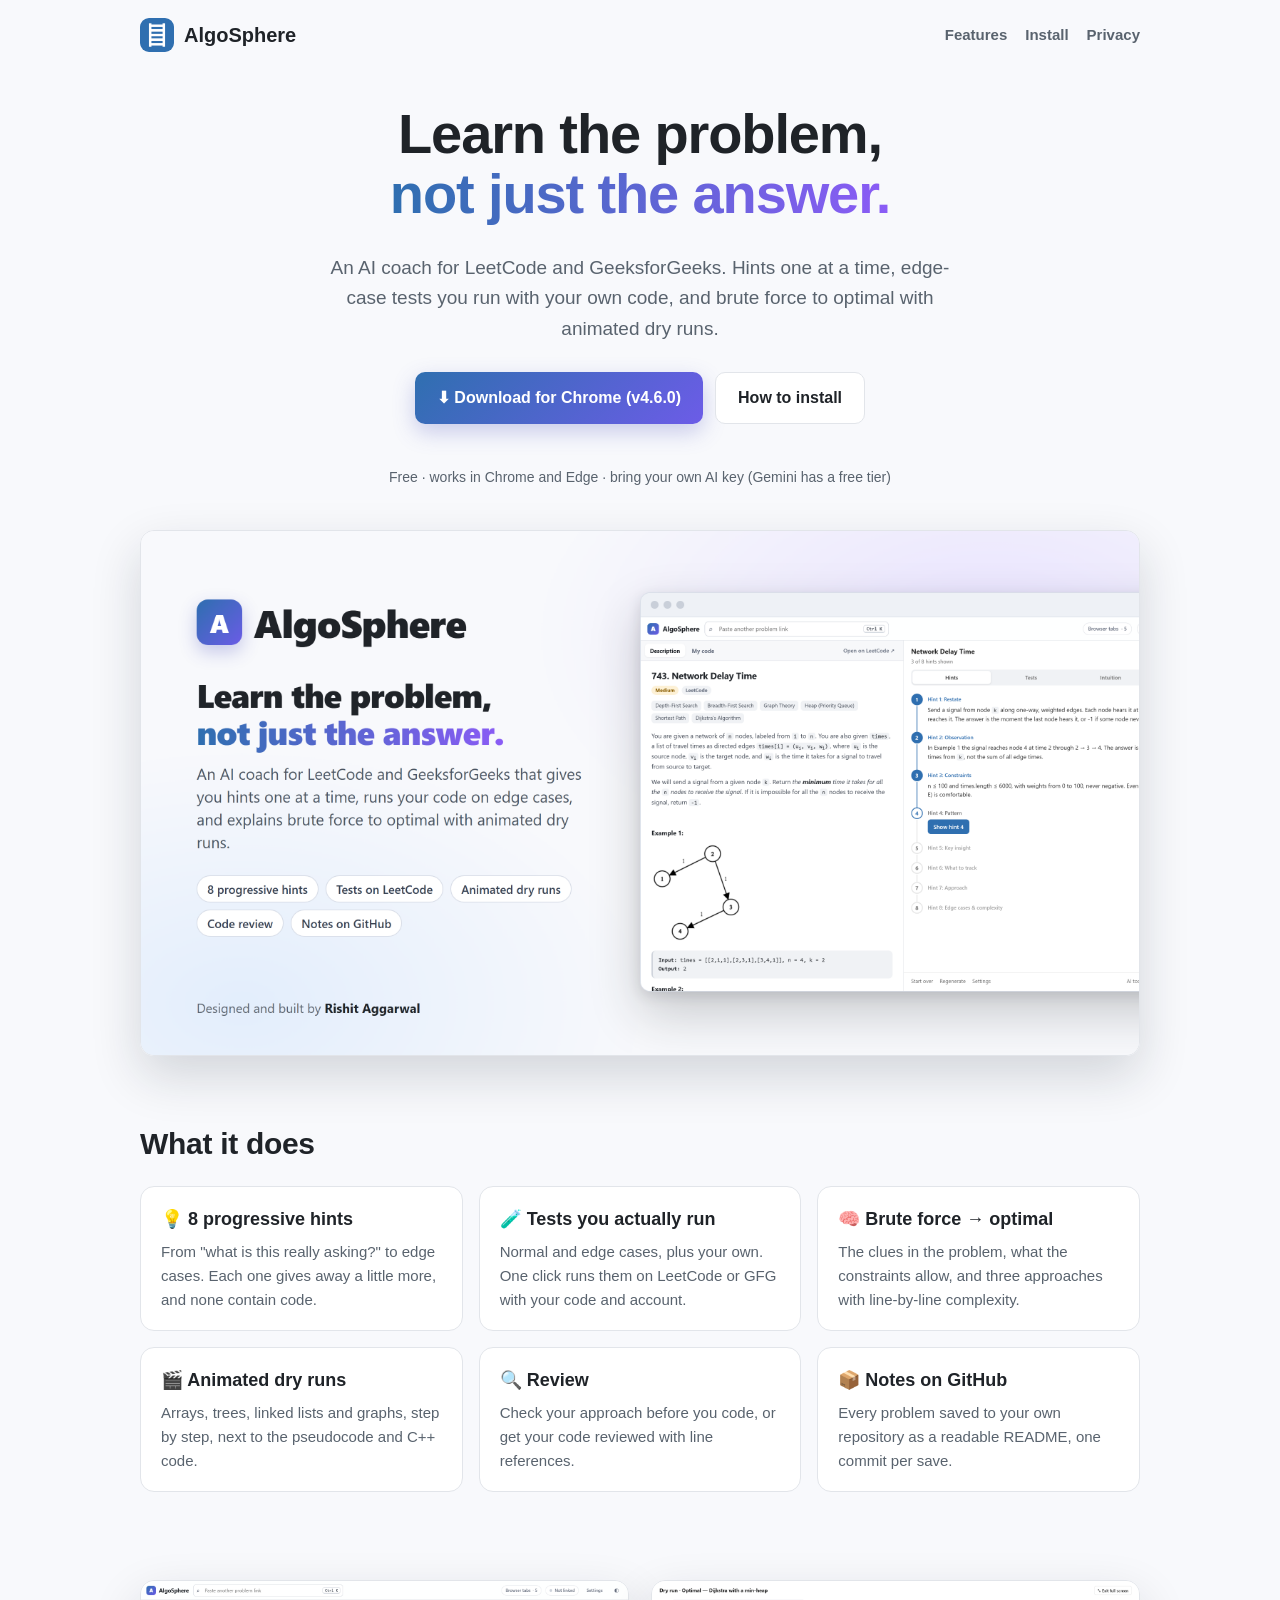
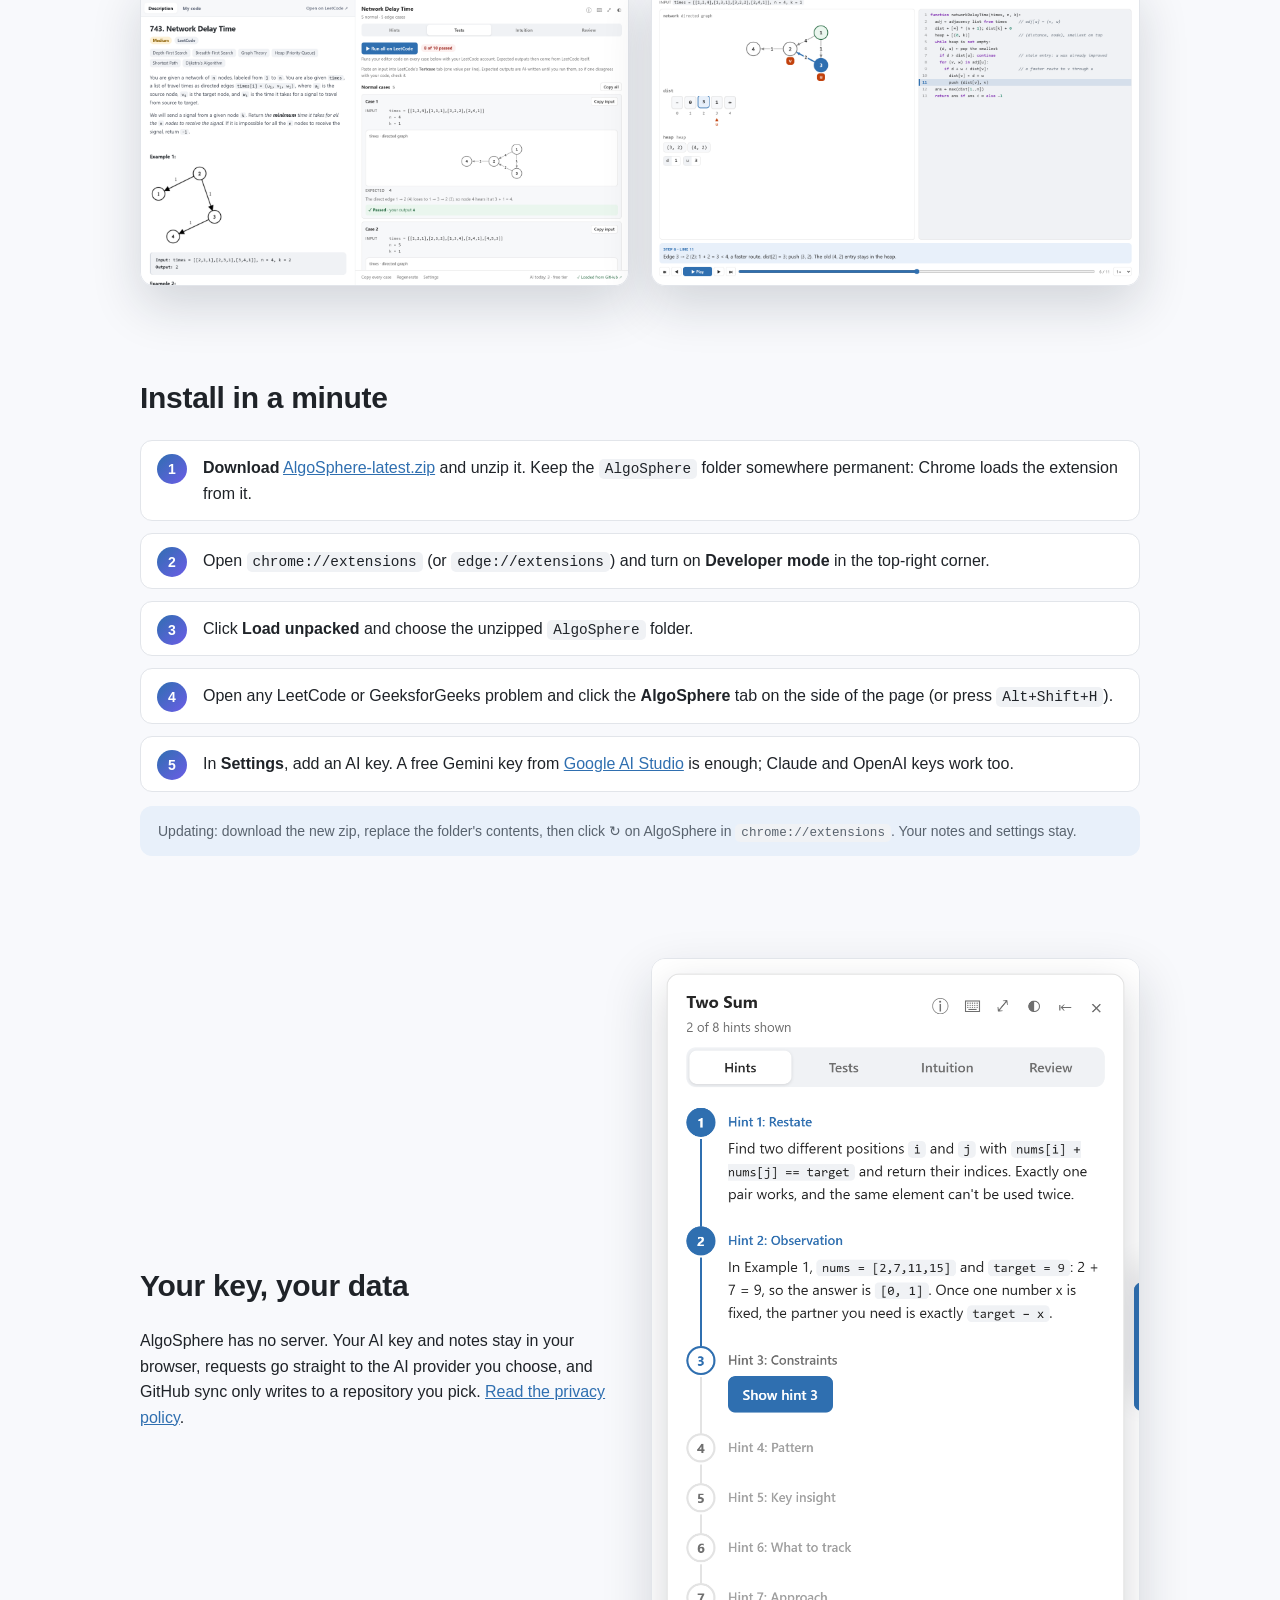
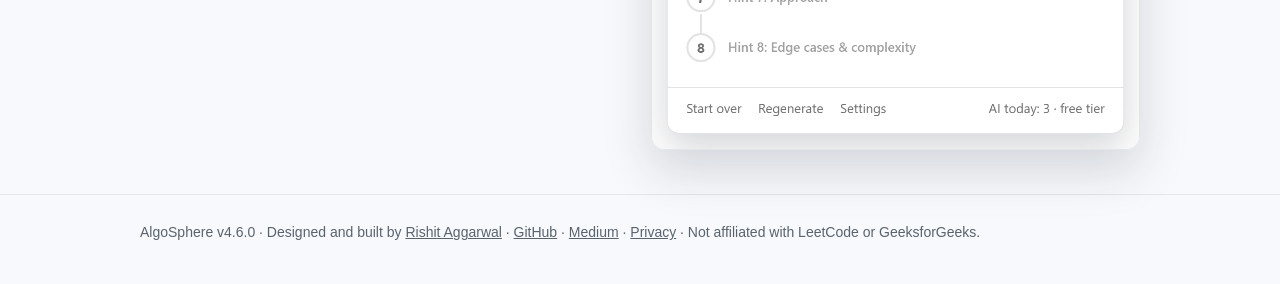
<file: index.html>
<!doctype html>
<html lang="en">
<head>
<meta charset="utf-8">
<meta name="viewport" content="width=device-width, initial-scale=1">
<title>AlgoSphere: an AI coach for LeetCode and GeeksforGeeks</title>
<meta name="description" content="A Chrome extension that teaches you DSA problems: 8 progressive hints, edge-case tests you run on LeetCode, brute force to optimal with animated dry runs, code review, and notes on GitHub.">
<meta property="og:title" content="AlgoSphere: learn the problem, not just the answer">
<meta property="og:description" content="Progressive hints, tests on LeetCode, animated dry runs and code review for LeetCode and GeeksforGeeks.">
<meta property="og:image" content="assets/cover.png">
<link rel="icon" href="assets/icon128.png">
<link rel="stylesheet" href="style.css">
</head>
<body>
<div class="wrap">
  <header class="top">
    <a class="brand" href="./"><img src="assets/icon128.png" alt="">AlgoSphere</a>
    <nav><a href="#features">Features</a><a href="#install" class="keep">Install</a><a href="privacy.html">Privacy</a></nav>
  </header>

  <div class="hero">
    <h1>Learn the problem,<br><span class="grad">not just the answer.</span></h1>
    <p class="lead">An AI coach for LeetCode and GeeksforGeeks. Hints one at a time, edge-case tests you run with your own code, and brute force to optimal with animated dry runs.</p>
    <div class="cta">
      <a class="btn primary" href="AlgoSphere-latest.zip" download>⬇ Download for Chrome (v4.6.0)</a>
      <a class="btn" href="#install">How to install</a>
    </div>
    <p class="small">Free · works in Chrome and Edge · bring your own AI key (Gemini has a free tier)</p>
    <img class="shot" src="assets/cover.png" alt="AlgoSphere's workspace with a LeetCode problem and progressive hints">
  </div>

  <section id="features">
    <h2>What it does</h2>
    <div class="grid">
      <div class="card"><h3>💡 8 progressive hints</h3><p>From "what is this really asking?" to edge cases. Each one gives away a little more, and none contain code.</p></div>
      <div class="card"><h3>🧪 Tests you actually run</h3><p>Normal and edge cases, plus your own. One click runs them on LeetCode or GFG with your code and account.</p></div>
      <div class="card"><h3>🧠 Brute force → optimal</h3><p>The clues in the problem, what the constraints allow, and three approaches with line-by-line complexity.</p></div>
      <div class="card"><h3>🎬 Animated dry runs</h3><p>Arrays, trees, linked lists and graphs, step by step, next to the pseudocode and C++ code.</p></div>
      <div class="card"><h3>🔍 Review</h3><p>Check your approach before you code, or get your code reviewed with line references.</p></div>
      <div class="card"><h3>📦 Notes on GitHub</h3><p>Every problem saved to your own repository as a readable README, one commit per save.</p></div>
    </div>
  </section>

  <section class="two">
    <img class="shot" src="assets/tests.png" alt="Tests tab: Run all on LeetCode, 8 of 10 passed" loading="lazy">
    <img class="shot" src="assets/dry-run.png" alt="Full-screen dry run of Dijkstra's algorithm on a graph" loading="lazy">
  </section>

  <section id="install">
    <h2>Install in a minute</h2>
    <ol class="steps">
      <li><strong>Download</strong> <a href="AlgoSphere-latest.zip" download>AlgoSphere-latest.zip</a> and unzip it. Keep the <code>AlgoSphere</code> folder somewhere permanent: Chrome loads the extension from it.</li>
      <li>Open <code>chrome://extensions</code> (or <code>edge://extensions</code>) and turn on <strong>Developer mode</strong> in the top-right corner.</li>
      <li>Click <strong>Load unpacked</strong> and choose the unzipped <code>AlgoSphere</code> folder.</li>
      <li>Open any LeetCode or GeeksforGeeks problem and click the <strong>AlgoSphere</strong> tab on the side of the page (or press <code>Alt+Shift+H</code>).</li>
      <li>In <strong>Settings</strong>, add an AI key. A free Gemini key from <a href="https://aistudio.google.com/" rel="noopener">Google AI Studio</a> is enough; Claude and OpenAI keys work too.</li>
    </ol>
    <p class="note small">Updating: download the new zip, replace the folder's contents, then click ↻ on AlgoSphere in <code>chrome://extensions</code>. Your notes and settings stay.</p>
  </section>

  <section class="two">
    <div>
      <h2>Your key, your data</h2>
      <p>AlgoSphere has no server. Your AI key and notes stay in your browser, requests go straight to the AI provider you choose, and GitHub sync only writes to a repository you pick. <a href="privacy.html">Read the privacy policy</a>.</p>
    </div>
    <img class="shot" src="assets/panel.png" alt="The AlgoSphere panel on LeetCode's Two Sum" loading="lazy">
  </section>
</div>

<footer>
  <div class="wrap">AlgoSphere v4.6.0 · Designed and built by <a href="https://www.linkedin.com/in/rishit-aggarwal/">Rishit Aggarwal</a> · <a href="https://github.com/rishitaggarwal1">GitHub</a> · <a href="https://medium.com/@rishitaggarwal1">Medium</a> · <a href="privacy.html">Privacy</a> · Not affiliated with LeetCode or GeeksforGeeks.</div>
</footer>
</body>
</html>
</file>
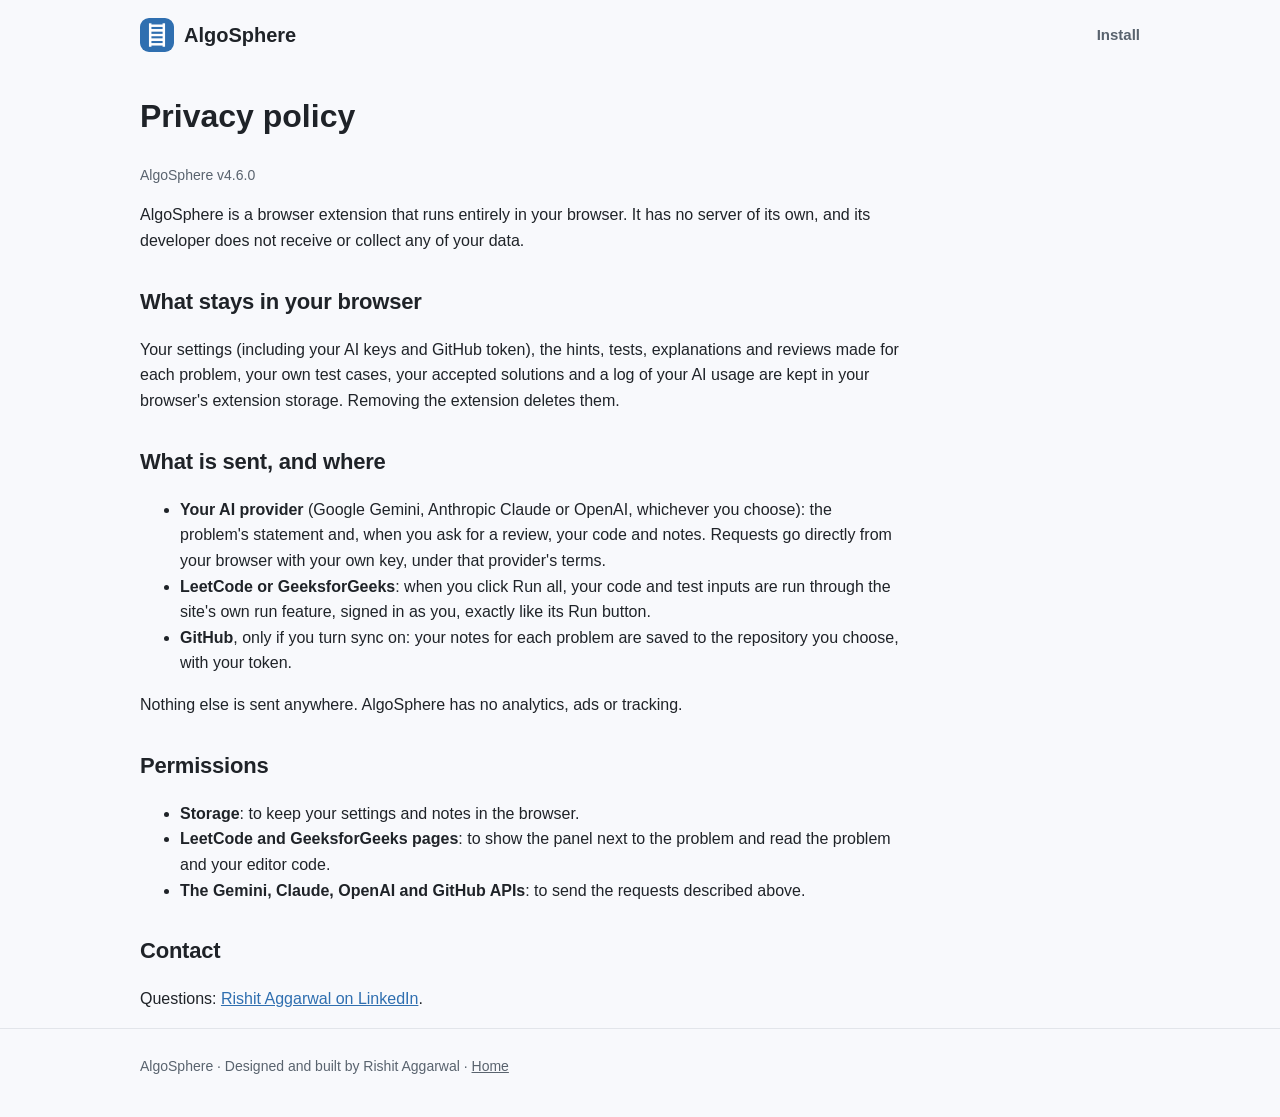
<file: privacy.html>
<!doctype html>
<html lang="en">
<head>
<meta charset="utf-8">
<meta name="viewport" content="width=device-width, initial-scale=1">
<title>Privacy policy · AlgoSphere</title>
<link rel="icon" href="assets/icon128.png">
<link rel="stylesheet" href="style.css">
</head>
<body>
<div class="wrap">
  <header class="top">
    <a class="brand" href="./"><img src="assets/icon128.png" alt="">AlgoSphere</a>
    <nav><a href="./#install" class="keep">Install</a></nav>
  </header>
  <main class="doc">
    <h1>Privacy policy</h1>
    <p class="small">AlgoSphere v4.6.0</p>
    <p>AlgoSphere is a browser extension that runs entirely in your browser. It has no server of its own, and its developer does not receive or collect any of your data.</p>

    <h2>What stays in your browser</h2>
    <p>Your settings (including your AI keys and GitHub token), the hints, tests, explanations and reviews made for each problem, your own test cases, your accepted solutions and a log of your AI usage are kept in your browser's extension storage. Removing the extension deletes them.</p>

    <h2>What is sent, and where</h2>
    <ul>
      <li><strong>Your AI provider</strong> (Google Gemini, Anthropic Claude or OpenAI, whichever you choose): the problem's statement and, when you ask for a review, your code and notes. Requests go directly from your browser with your own key, under that provider's terms.</li>
      <li><strong>LeetCode or GeeksforGeeks</strong>: when you click Run all, your code and test inputs are run through the site's own run feature, signed in as you, exactly like its Run button.</li>
      <li><strong>GitHub</strong>, only if you turn sync on: your notes for each problem are saved to the repository you choose, with your token.</li>
    </ul>
    <p>Nothing else is sent anywhere. AlgoSphere has no analytics, ads or tracking.</p>

    <h2>Permissions</h2>
    <ul>
      <li><strong>Storage</strong>: to keep your settings and notes in the browser.</li>
      <li><strong>LeetCode and GeeksforGeeks pages</strong>: to show the panel next to the problem and read the problem and your editor code.</li>
      <li><strong>The Gemini, Claude, OpenAI and GitHub APIs</strong>: to send the requests described above.</li>
    </ul>

    <h2>Contact</h2>
    <p>Questions: <a href="https://www.linkedin.com/in/rishit-aggarwal/">Rishit Aggarwal on LinkedIn</a>.</p>
  </main>
</div>
<footer><div class="wrap">AlgoSphere · Designed and built by Rishit Aggarwal · <a href="./">Home</a></div></footer>
</body>
</html>
</file>
<file: style.css>
:root {
  --bg: #f8f9fc; --surface: #ffffff; --ink: #1f2328; --muted: #59636e; --line: #e2e5ea;
  --accent: #2f6fb0; --violet: #6c5ce7; --accent-soft: #e8f0fa; --code: #f0f2f5;
  --font: -apple-system, BlinkMacSystemFont, "Segoe UI", Roboto, "Helvetica Neue", Arial, sans-serif;
  --mono: ui-monospace, "Cascadia Code", Menlo, Consolas, monospace;
}
@media (prefers-color-scheme: dark) {
  :root { --bg: #16181c; --surface: #1f2227; --ink: #eceef1; --muted: #a0a6b0; --line: #343840;
          --accent: #7fb2ea; --accent-soft: #24303d; --code: #2a2e34; }
}
* { box-sizing: border-box; }
html { background: var(--bg); }
body { margin: 0; font: 16px/1.6 var(--font); color: var(--ink); background: var(--bg); }
a { color: var(--accent); }
.wrap { max-width: 1040px; margin: 0 auto; padding: 0 20px; }
header.top { display: flex; align-items: center; justify-content: space-between; padding: 18px 0; }
.brand { display: flex; align-items: center; gap: 10px; font-weight: 800; font-size: 20px; color: var(--ink); text-decoration: none; }
.brand img { width: 34px; height: 34px; border-radius: 9px; }
nav a { margin-left: 18px; color: var(--muted); text-decoration: none; font-weight: 600; font-size: 15px; }
nav a:hover { color: var(--ink); }
.hero { display: grid; grid-template-columns: 1fr; gap: 28px; padding: 34px 0 20px; text-align: center; }
.hero h1 { font-size: clamp(34px, 6vw, 56px); line-height: 1.08; letter-spacing: -0.02em; margin: 0; }
.grad { background: linear-gradient(90deg, var(--accent), #8b5cf6); -webkit-background-clip: text; background-clip: text; color: transparent; }
.hero p.lead { font-size: 19px; color: var(--muted); max-width: 640px; margin: 0 auto; }
.cta { display: flex; gap: 12px; justify-content: center; flex-wrap: wrap; }
.btn { display: inline-flex; align-items: center; gap: 8px; padding: 12px 22px; border-radius: 10px; font-weight: 700; text-decoration: none; border: 1px solid var(--line); color: var(--ink); background: var(--surface); }
.btn.primary { background: linear-gradient(135deg, var(--accent), var(--violet)); color: #fff; border: 0; box-shadow: 0 8px 22px rgba(76, 81, 191, 0.28); }
.btn:hover { filter: brightness(1.05); }
.small { font-size: 14px; color: var(--muted); }
.shot { border-radius: 14px; border: 1px solid var(--line); box-shadow: 0 20px 50px rgba(20, 30, 45, 0.16); width: 100%; height: auto; display: block; }
section { padding: 44px 0; }
h2 { font-size: 30px; letter-spacing: -0.01em; margin: 0 0 18px; }
.grid { display: grid; grid-template-columns: repeat(auto-fit, minmax(240px, 1fr)); gap: 16px; }
.card { background: var(--surface); border: 1px solid var(--line); border-radius: 14px; padding: 18px 20px; }
.card h3 { margin: 0 0 6px; font-size: 18px; }
.card p { margin: 0; color: var(--muted); font-size: 15px; }
.steps { counter-reset: s; list-style: none; padding: 0; margin: 0; display: grid; gap: 12px; }
.steps li { counter-increment: s; position: relative; padding: 14px 18px 14px 62px; background: var(--surface); border: 1px solid var(--line); border-radius: 12px; }
.steps li::before { content: counter(s); position: absolute; left: 16px; top: 13px; width: 30px; height: 30px; border-radius: 50%; display: grid; place-items: center;
                    background: linear-gradient(135deg, var(--accent), var(--violet)); color: #fff; font-weight: 800; font-size: 14px; }
code { font: 0.9em var(--mono); background: var(--code); padding: 2px 6px; border-radius: 5px; }
.two { display: grid; grid-template-columns: 1fr 1fr; gap: 22px; align-items: center; }
@media (max-width: 760px) { .two { grid-template-columns: 1fr; } nav a:not(.keep) { display: none; } }
.note { background: var(--accent-soft); border-radius: 12px; padding: 14px 18px; }
footer { border-top: 1px solid var(--line); padding: 26px 0 40px; color: var(--muted); font-size: 14px; }
footer a { color: var(--muted); }
.doc { max-width: 760px; }
.doc h2 { font-size: 22px; margin-top: 30px; }
</file>
